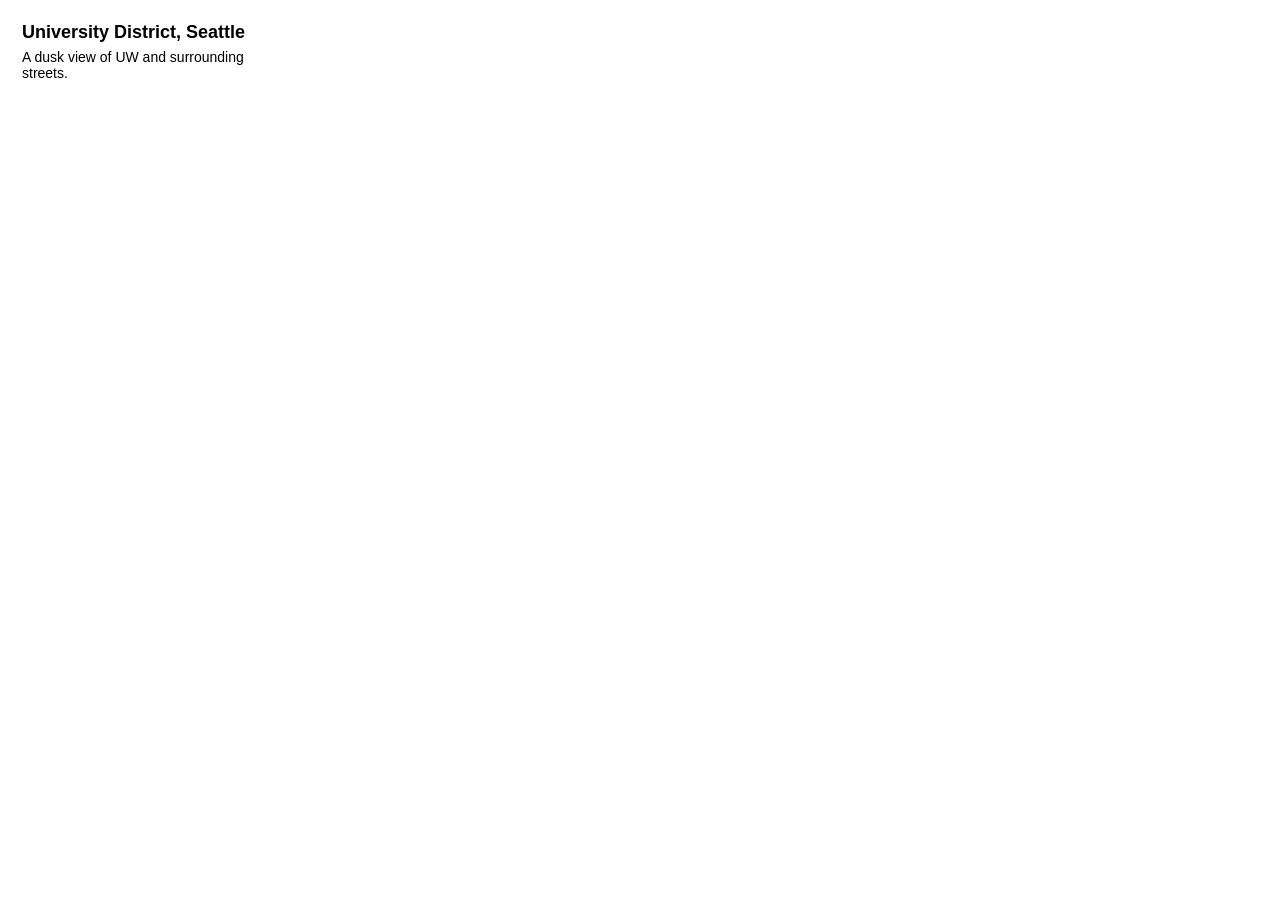
<file: lab1-2/index.html>
<!DOCTYPE html>
<!-- this tells the browser to use html5 -->
<html lang="en">
<head>
    <!-- use utf-8 text and fit the page to the screen size -->
    <meta charset="utf-8">
    <meta name="viewport" content="width=device-width, initial-scale=1">
    <title>University District Map</title>
    <!-- load the mapbox style and code -->
    <link href="https://api.mapbox.com/mapbox-gl-js/v3.6.0/mapbox-gl.css" rel="stylesheet">
    <script src="https://api.mapbox.com/mapbox-gl-js/v3.6.0/mapbox-gl.js"></script>
    <style>
        /* remove the space around the page */
        body { margin: 0; padding: 0; font-family: Arial, sans-serif; }
        /* make the map fill the browser window */
        #map { position: absolute; top: 0; bottom: 0; width: 100%; }
        /* put a title box above the map */
        #title { position: absolute; top: 10px; left: 10px; background: white; padding: 12px; max-width: 230px; }
        h1 { font-size: 18px; margin: 0 0 6px; }
        p { font-size: 14px; margin: 0; }
    </style>
</head>
<body>
    <!-- draw the map inside this div -->
    <div id="map"></div>
    <!-- this box explains the map theme -->
    <div id="title">
        <h1>University District, Seattle</h1>
        <p>A dusk view of UW and surrounding streets.</p>
    </div>
    <script>
        // use the public token to load the map
        mapboxgl.accessToken = 'pk.eyJ1IjoiaGtzNyIsImEiOiJjbXY1c3E5MGUwOXB6Mnpwd2U5ZTRzb2IyIn0.Q1bfkkPvxjEUYW1EtKObRg';

        // create the interactive map
        const mymap = new mapboxgl.Map({
            container: 'map', // connect the map to the html div
            // style: 'mapbox://styles/mapbox/light-v11', // use mapbox standard instead
            // projection: 'globe', // use the default projection instead
            center: [-122.307, 47.657], // center the map on uw
            zoom: 14 // show the campus and nearby streets
        });

        // add the fullscreen button
        mymap.addControl(new mapboxgl.FullscreenControl());
        // add zoom buttons and a compass
        mymap.addControl(new mapboxgl.NavigationControl());

        // wait for the style to load
        mymap.on('style.load', () => {
            // use dusk lighting for an evening theme
            mymap.setConfigProperty('basemap', 'lightPreset', 'dusk');
            // hide business and attraction labels to reduce clutter
            mymap.setConfigProperty('basemap', 'showPointOfInterestLabels', false);

            // extra change 1 hides transit icons and labels
            // this keeps the campus streets easier to see
            mymap.setConfigProperty('basemap', 'showTransitLabels', false);

            // extra change 2 hides city and neighborhood names
            // this keeps attention on the campus and its roads
            mymap.setConfigProperty('basemap', 'showPlaceLabels', false);
        });
    </script>
</body>
</html>
</file>
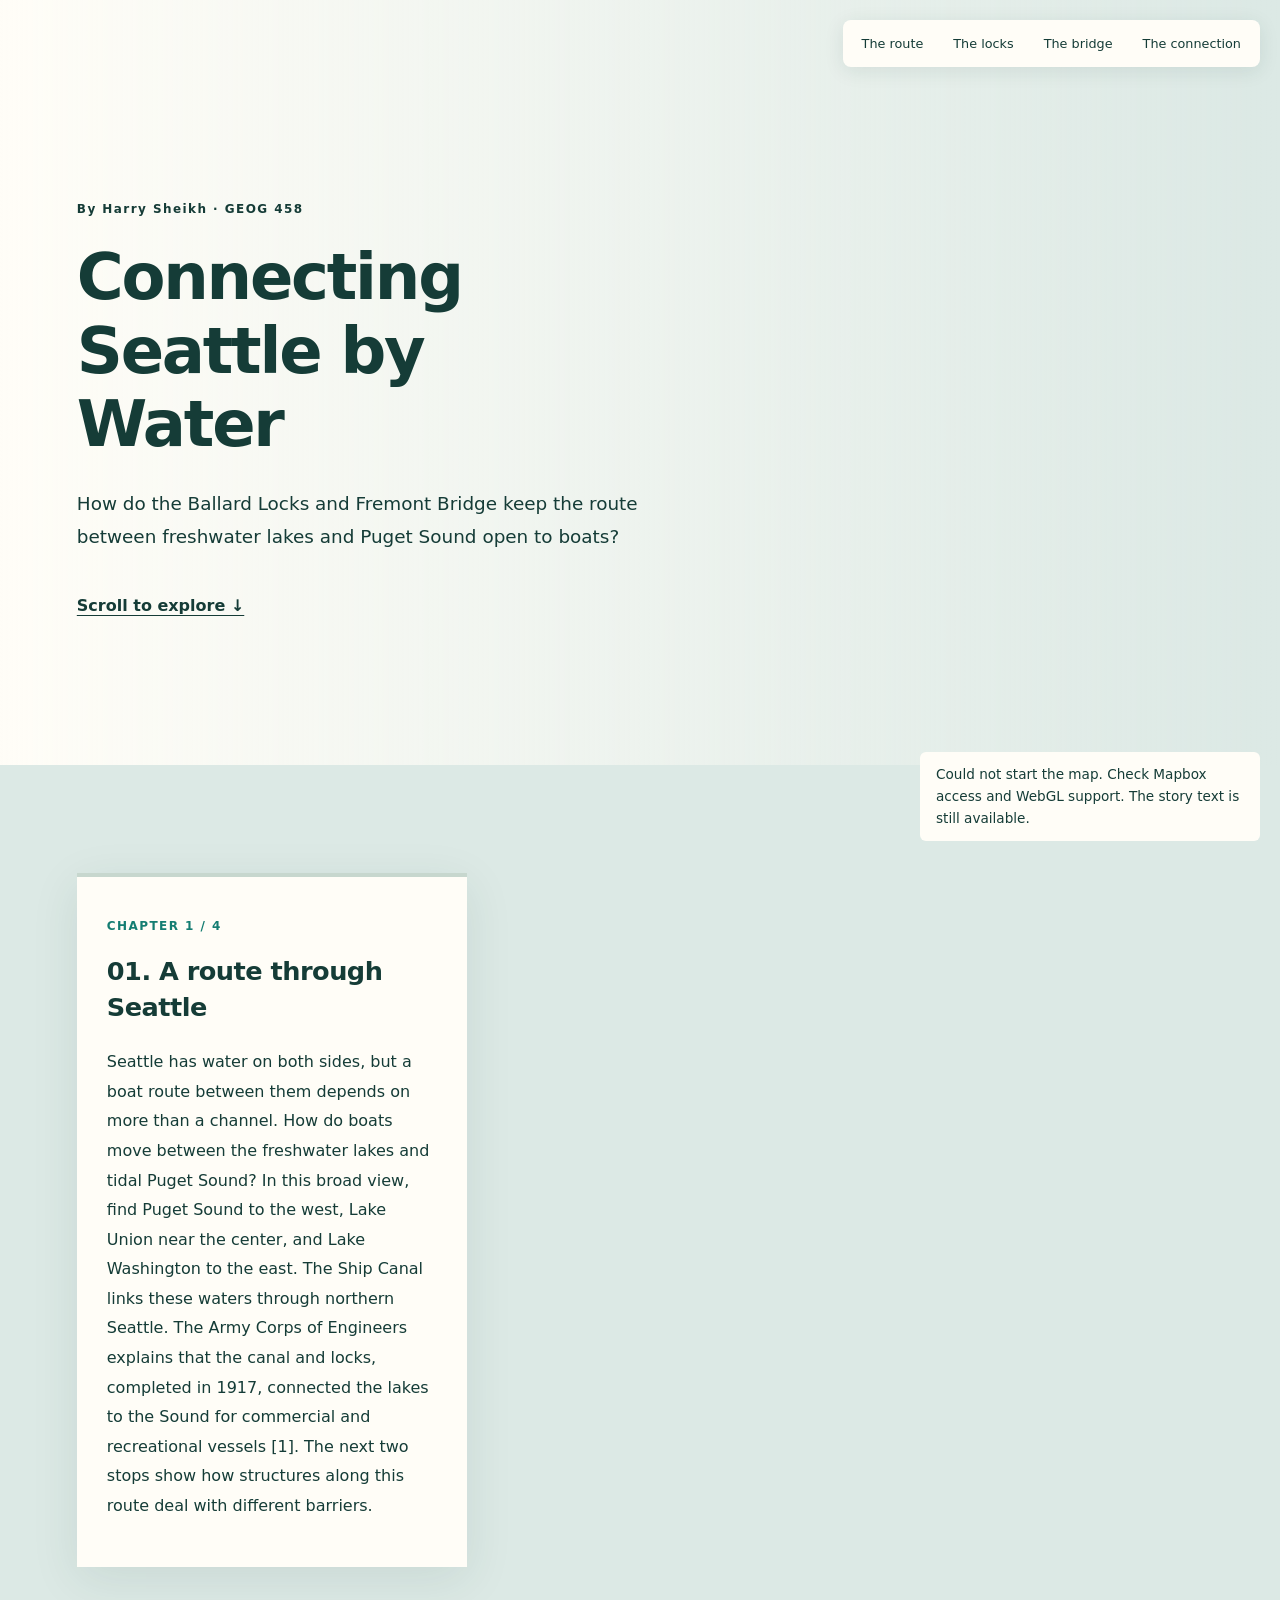
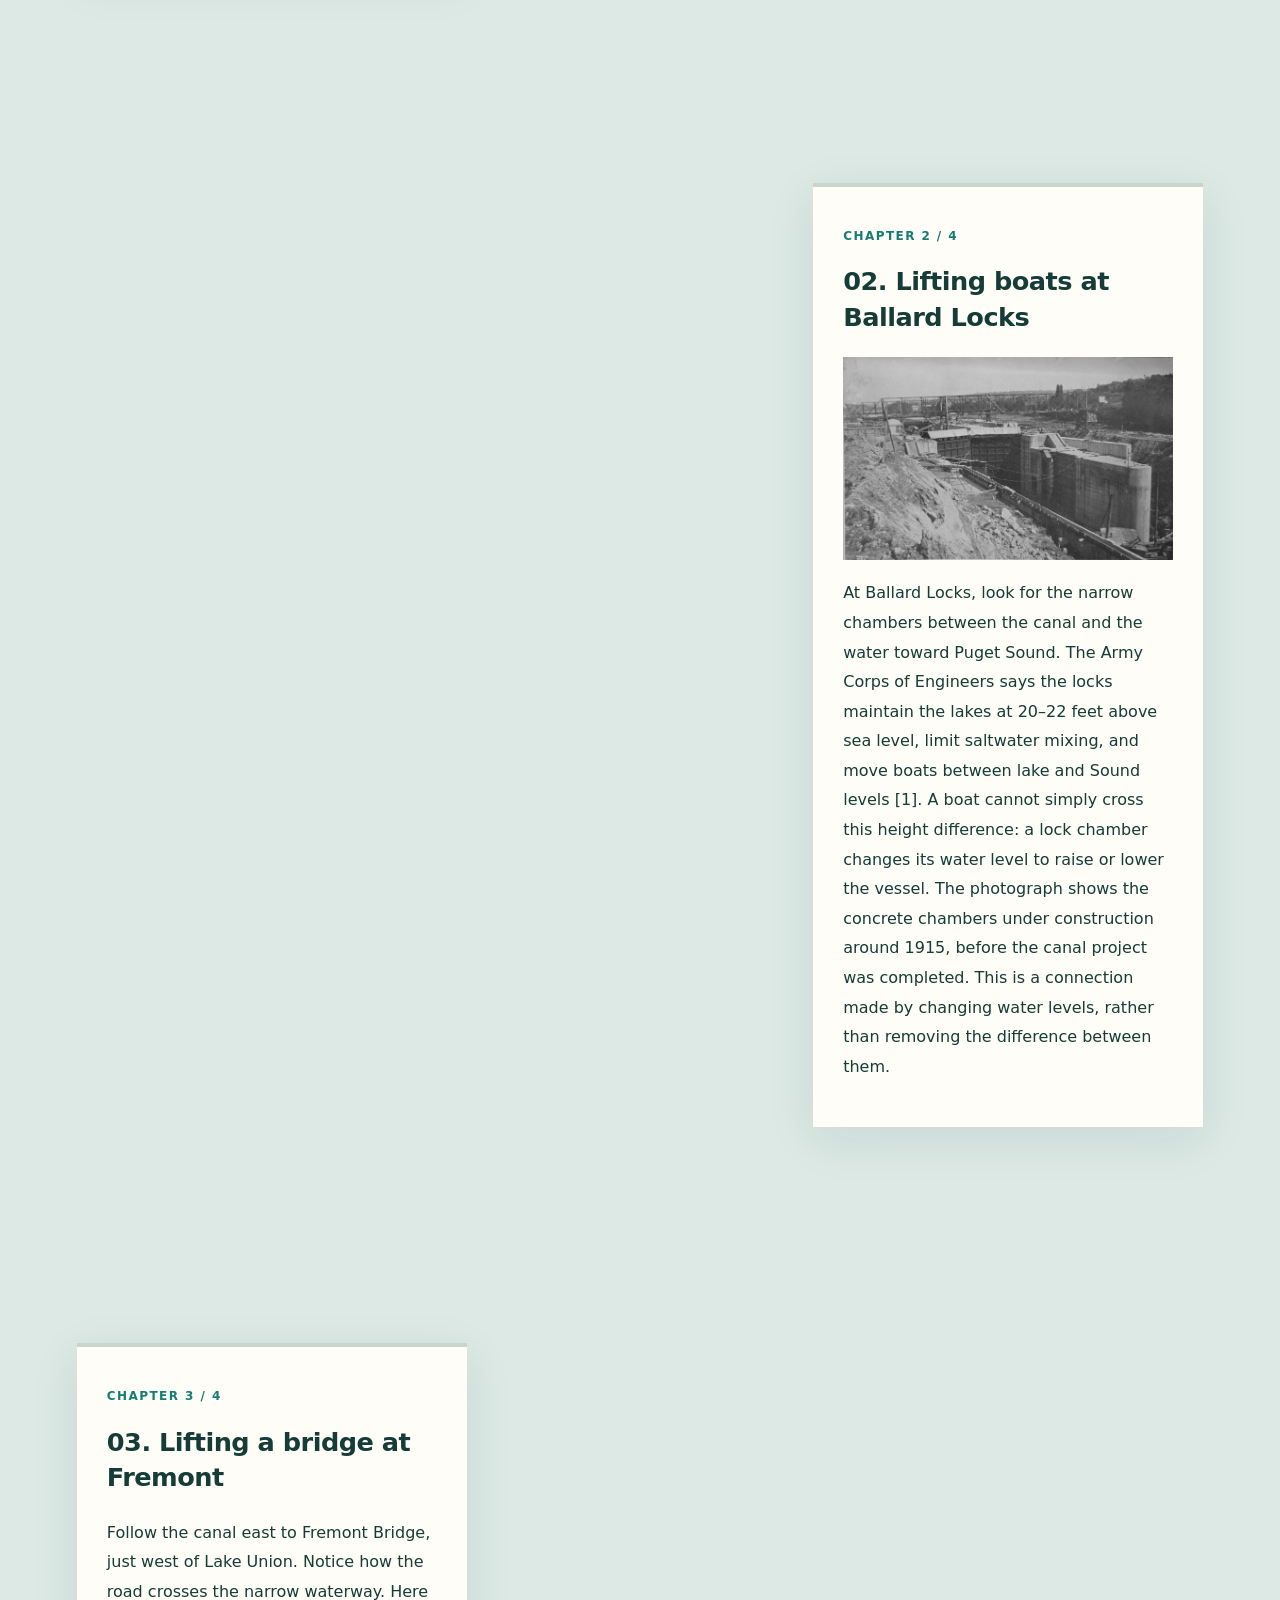
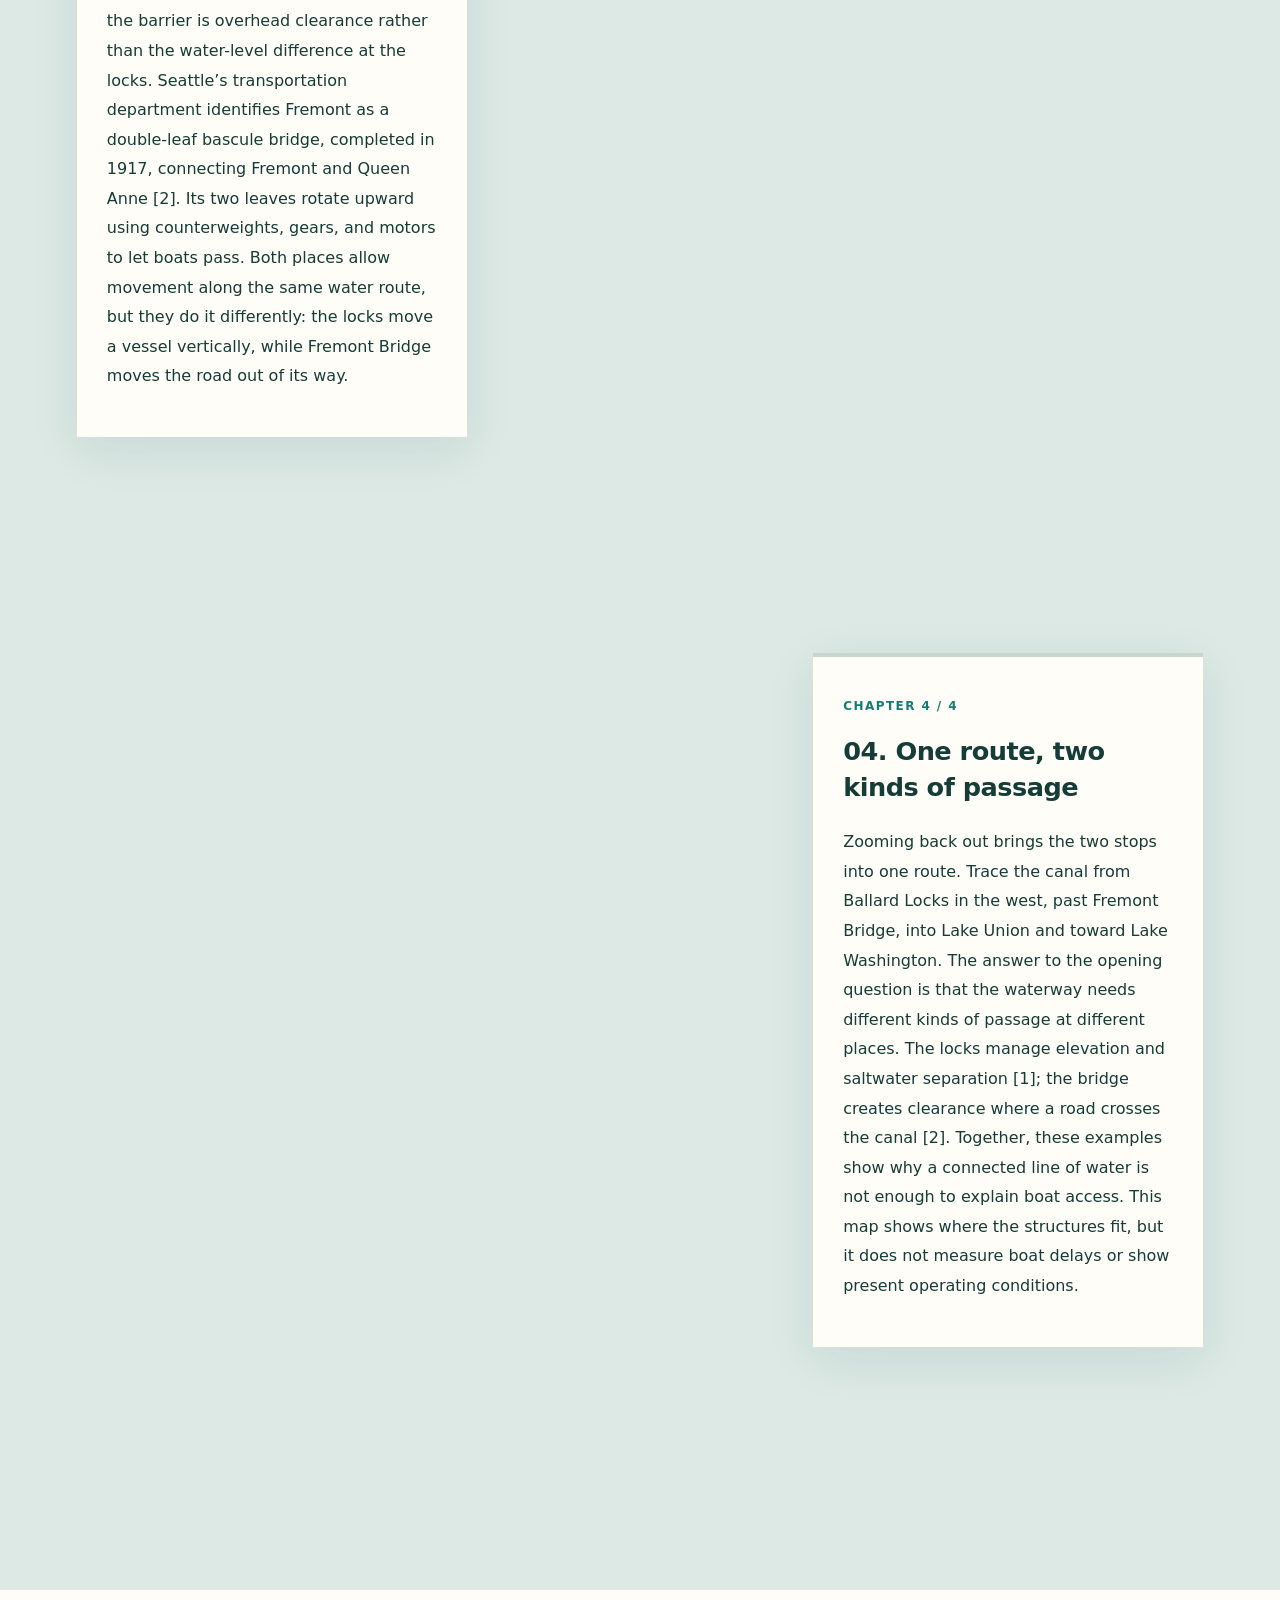
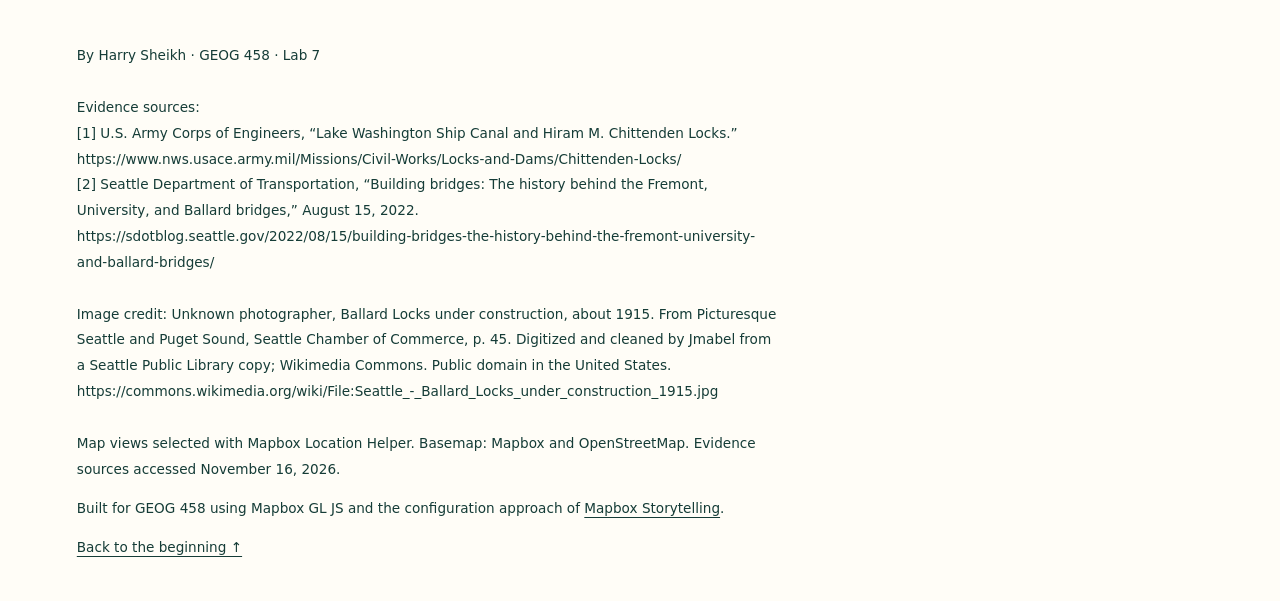
<file: lab7/index.html>
<!DOCTYPE html>
<html lang="en">
<head>
    <meta charset="utf-8">
    <meta name="viewport" content="width=device-width, initial-scale=1">
    <title>Lab 7 | Geographic Story</title>
    <script src="https://api.mapbox.com/mapbox-gl-js/v3.8.0/mapbox-gl.js"></script>
    <link href="https://api.mapbox.com/mapbox-gl-js/v3.8.0/mapbox-gl.css" rel="stylesheet">
    <link href="./style.css" rel="stylesheet">
</head>
<body>
    <div id="map" aria-label="Map for the geographic story"></div>
    <nav id="chapter-nav" aria-label="Story chapters"></nav>
    <p id="map-status" role="status">Loading the map…</p>
    <main id="story">
        <header id="header">
            <div class="intro">
                <p class="eyebrow" id="byline"></p>
                <h1 id="title"></h1>
                <p class="subtitle" id="subtitle"></p>
                <a class="start-link" href="#features">Scroll to explore ↓</a>
            </div>
        </header>
        <div id="features"></div>
        <footer id="footer">
            <p id="credits"></p>
            <p>Built for GEOG 458 using Mapbox GL JS and the configuration approach of
                <a href="https://github.com/mapbox/storytelling">Mapbox Storytelling</a>.</p>
            <a href="#header">Back to the beginning ↑</a>
        </footer>
    </main>
    <noscript>Enable JavaScript in your browser to view this Storymap.</noscript>
    <!-- load the data before the script that uses it. -->
    <script src="./config.js"></script>
    <script>
        const features = document.getElementById('features');
        const navigation = document.getElementById('chapter-nav');
        const status = document.getElementById('map-status');
        let map;
        let marker;

        document.body.dataset.theme = config.theme || 'light';
        document.getElementById('title').textContent = config.title;
        document.getElementById('subtitle').textContent = config.subtitle;
        document.getElementById('byline').textContent = config.byline;
        document.getElementById('credits').textContent = config.footer;
        document.title = config.title + ' | Storymap';
        document.querySelector('.start-link').href = '#' + config.chapters[0].id;

        // step 1: build static story sections from the configuration.
        config.chapters.forEach((chapter, index) => {
            const section = document.createElement('section');
            section.id = chapter.id;
            section.className = 'step';
            section.dataset.index = index;
            section.dataset.alignment = chapter.alignment || 'left';
            section.setAttribute('aria-labelledby', chapter.id + '-title');

            const card = document.createElement('div');
            card.className = 'chapter-card';
            const number = document.createElement('p');
            number.className = 'chapter-number';
            number.textContent = 'CHAPTER ' + (index + 1) + ' / ' + config.chapters.length;
            const heading = document.createElement('h2');
            heading.id = chapter.id + '-title';
            heading.textContent = chapter.title;
            card.append(number, heading);

            if (chapter.image) {
                const image = document.createElement('img');
                image.src = chapter.image;
                image.alt = chapter.imageAlt || '';
                image.loading = 'lazy';
                card.appendChild(image);
            }
            const description = document.createElement('p');
            description.className = 'description';
            description.textContent = chapter.description;
            card.appendChild(description);
            section.appendChild(card);
            features.appendChild(section);

            const link = document.createElement('a');
            link.href = '#' + chapter.id;
            link.textContent = chapter.label || chapter.title;
            navigation.appendChild(link);
        });
        const steps = [...document.querySelectorAll('.step')];
        const links = [...navigation.querySelectorAll('a')];

        // create the map from the first chapter
        try {
            if (!window.mapboxgl) throw new Error('Mapbox script unavailable');
            mapboxgl.accessToken = config.accessToken;
            map = new mapboxgl.Map({
                container: 'map',
                style: config.style,
                ...config.chapters[0].location,
                interactive: false
            });
            if (config.showMarkers) {
                marker = new mapboxgl.Marker({ color: config.markerColor })
                    .setLngLat(config.chapters[0].location.center)
                    .addTo(map);
                map.on('move', () => marker.setLngLat(map.getCenter()));
            }
            map.on('load', () => {
                status.hidden = true;

                // OPTIONAL LAYERS START
                // OPTIONAL LAYERS END

                // STEP 2 START
                let activeIndex = -1;

                // change the opacity of existing layers
                function setLayerOpacity(change) {
                    const layer = map.getLayer(change.layer);
                    if (!layer) {
                        console.warn('Add this layer before using chapter hooks:', change.layer);
                        return;
                    }
                    const properties = {
                        fill: ['fill-opacity'],
                        line: ['line-opacity'],
                        circle: ['circle-opacity', 'circle-stroke-opacity'],
                        symbol: ['icon-opacity', 'text-opacity'],
                        raster: ['raster-opacity'],
                        'fill-extrusion': ['fill-extrusion-opacity'],
                        heatmap: ['heatmap-opacity']
                    };
                    (properties[layer.type] || []).forEach(property => {
                        map.setPaintProperty(change.layer, property + '-transition', {
                            duration: change.duration ?? 300
                        });
                        map.setPaintProperty(change.layer, property, change.opacity);
                    });
                }

                function moveMap(index, immediately = false) {
                    const chapter = config.chapters[index];
                    map.stop(); // start from the current camera position
                    if (immediately || chapter.mapAnimation === 'jumpTo') {
                        map.jumpTo(chapter.location);
                        return;
                    }
                    const options = {
                        ...chapter.location,
                        duration: config.transitionDuration,
                        essential: true, // movement connects the places
                        easing: t => t * t * (3 - 2 * t)
                    };
                    if (chapter.mapAnimation === 'easeTo') map.easeTo(options);
                    else map.flyTo(options);
                }

                function activateChapter(index, immediately = false) {
                    if (index === activeIndex) return;
                    if (activeIndex >= 0) {
                        (config.chapters[activeIndex].onChapterExit || []).forEach(setLayerOpacity);
                    }
                    activeIndex = index;
                    steps.forEach((step, i) => step.classList.toggle('active', i === index));
                    links.forEach((link, i) => {
                        if (i === index) link.setAttribute('aria-current', 'step');
                        else link.removeAttribute('aria-current');
                    });
                    (config.chapters[index].onChapterEnter || []).forEach(setLayerOpacity);
                    moveMap(index, immediately);
                }

                document.body.classList.add('is-interactive');
                activateChapter(0, true); // select the first chapter before watching scrolling
                // STEP 2 END

                // STEP 3 START
                let observer;

                function observeChapters() {
                    if (observer) observer.disconnect();
                    const visible = new Set();
                    const margin = Math.floor(window.innerHeight * 0.45);

                    observer = new IntersectionObserver(entries => {
                        entries.forEach(entry => {
                            if (entry.isIntersecting) visible.add(entry.target);
                            else visible.delete(entry.target);
                        });

                        // choose the section closest to the middle
                        const distance = section => {
                            const rect = section.getBoundingClientRect();
                            return Math.abs((rect.top + rect.bottom) / 2 - window.innerHeight / 2);
                        };
                        const nearest = [...visible].sort((a, b) => distance(a) - distance(b))[0];
                        if (nearest) activateChapter(Number(nearest.dataset.index));
                    }, {
                        root: null,
                        rootMargin: '-' + margin + 'px 0px -' + margin + 'px 0px',
                        threshold: 0
                    });

                    steps.forEach(step => observer.observe(step));
                }

                observeChapters(); // start watching the chapters
                window.addEventListener('resize', observeChapters);
                // STEP 3 END
            });
            map.on('error', () => {
                status.textContent = 'Could not load the map. Check your connection, public Mapbox token, and allowed URLs.';
                status.hidden = false;
            });
        } catch (error) {
            status.textContent = 'Could not start the map. Check Mapbox access and WebGL support. The story text is still available.';
        }
    </script>
</body>
</html>
</file>
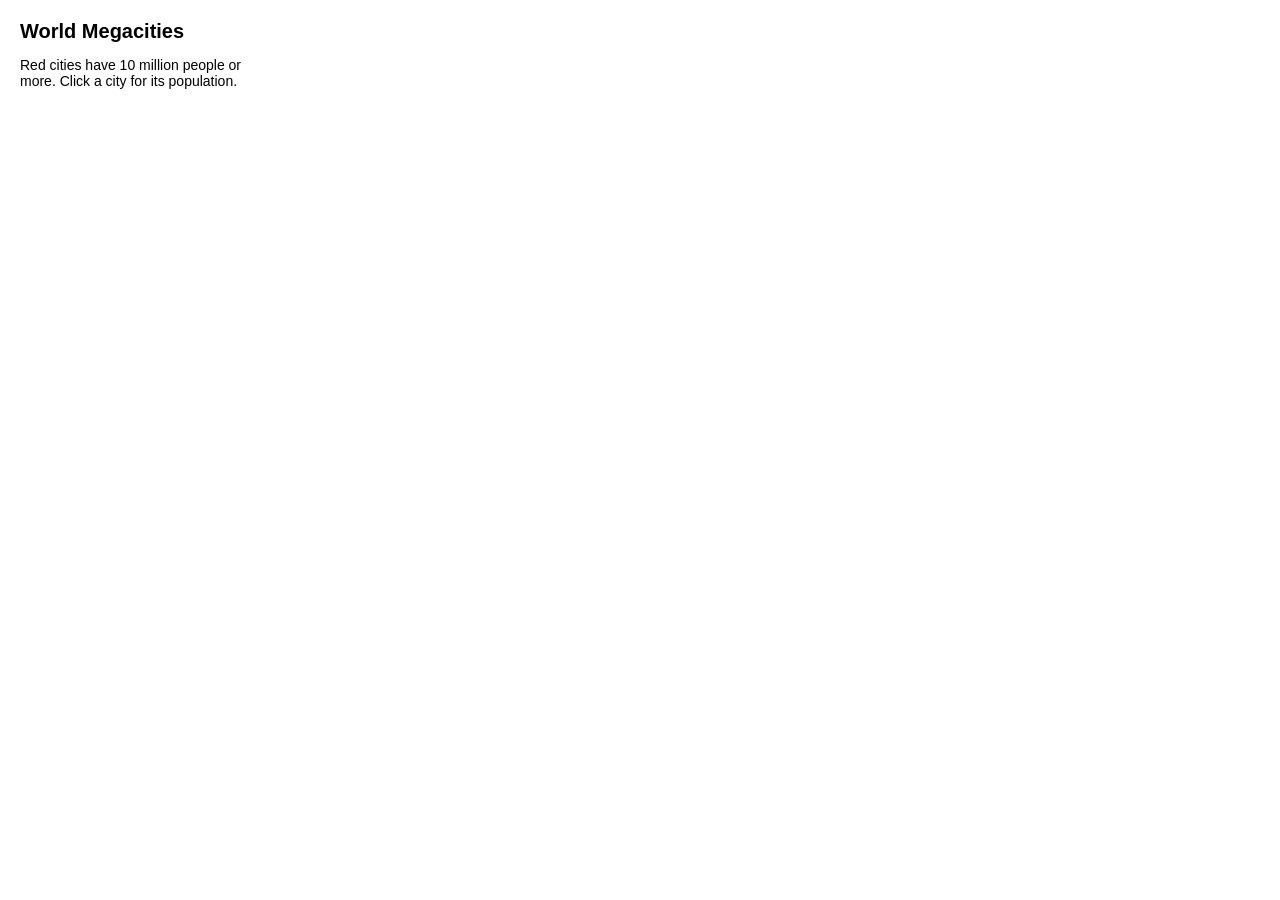
<file: lab2/harrysheikh_lab2-2.html>
<!DOCTYPE html>
<html lang="en">
<head>
    <meta charset="utf-8">
    <meta name="viewport" content="width=device-width, initial-scale=1">
    <title>World Megacities</title>
    <link href="https://api.mapbox.com/mapbox-gl-js/v3.6.0/mapbox-gl.css" rel="stylesheet">
    <script src="https://api.mapbox.com/mapbox-gl-js/v3.6.0/mapbox-gl.js"></script>
    <style>
        body { margin: 0; font-family: Arial, sans-serif; }
        #map { position: absolute; top: 0; bottom: 0; width: 100%; }
        #title { position: absolute; top: 10px; left: 10px; background: white; padding: 10px; max-width: 250px; }
        h1 { font-size: 20px; margin: 0; }
        #title p { font-size: 14px; }
        #legend {
            position: absolute;
            bottom: 0;
            right: 0;
            width: 180px;
            background: white;
            margin-right: 20px;
            margin-bottom: 40px;
            padding: 10px 20px 10px 10px;
            border-radius: 3px;
            text-align: center;
        }
        .break { position: relative; margin: 0; padding: 0; }
        .dot { display: inline-block; margin-top: 5px; border-radius: 50%; opacity: 1; }
        .dot-label { position: absolute; top: 0; right: 0; font-style: italic; }
        #legend a { color: black; }
    </style>
</head>
<body>
    <div id="map"></div>
    <div id="title">
        <h1>World Megacities</h1>
        <p>Red cities have 10 million people or more. Click a city for its population.</p>
    </div>
    <div id="legend"></div>
    <script>
        mapboxgl.accessToken = 'pk.eyJ1IjoiaGtzNyIsImEiOiJjbXY1c3E5MGUwOXB6Mnpwd2U5ZTRzb2IyIn0.Q1bfkkPvxjEUYW1EtKObRg';

        const mymap = new mapboxgl.Map({
            container: 'map',
            style: 'mapbox://styles/mapbox/light-v11',
            center: [10, 20],
            zoom: 1.5
        });

        mymap.on('load', () => {
            mymap.addSource('population', {
                type: 'geojson',
                data: 'data/world-cities.geojson'
            });

            // use square root so circle area follows population
            // red for megacities (10 million or more), blue for smaller cities
            mymap.addLayer({
                id: 'cities-layer',
                type: 'circle',
                source: 'population',
                paint: {
                    'circle-radius': [
                        '*', 5,
                        ['sqrt', ['/', ['get', 'population'], 1000000]]
                    ],
                    'circle-color': [
                        'step', ['get', 'population'],
                        '#3182bd',
                        10000000, '#de2d26'
                    ],
                    'circle-stroke-width': 1,
                    'circle-stroke-color': 'white'
                }
            });

            mymap.on('click', 'cities-layer', (event) => {
                const city = event.features[0];
                const coordinates = city.geometry.coordinates.slice(0, 2);

                new mapboxgl.Popup()
                    .setLngLat(coordinates)
                    .setHTML('<strong>' + city.properties.accentcity + '</strong><br>Population: ' +
                        city.properties.population)
                    .addTo(mymap);
            });
        });

        // population legend
        const legend = document.getElementById('legend');
        const grades = [1000000, 5000000, 10000000];
        const colors = ['#3182bd', '#3182bd', '#de2d26'];
        const labels = ['<strong>Population (millions)</strong>'];

        for (let i = 0; i < grades.length; i++) {
            const value = grades[i] / 1000000;
            const radius = 5 * Math.sqrt(grades[i] / 1000000);
            const diameter = radius * 2;

            labels.push(
                '<p class="break"><i class="dot" style="background:' + colors[i] +
                '; width:' + diameter + 'px; height:' + diameter +
                'px;"></i> <span class="dot-label" style="top:' +
                diameter / 2 + 'px;">' + value + '</span></p>'
            );
        }

        const source = '<p style="font-size:10pt;">Blue: under 10 million<br>Red: 10 million or more</p>' +
            '<p style="font-size:10pt;">Source: <a href="data/world-cities.geojson">Course city data</a></p>';

        legend.innerHTML = labels.join('') + source;
    </script>
</body>
</html>
</file>
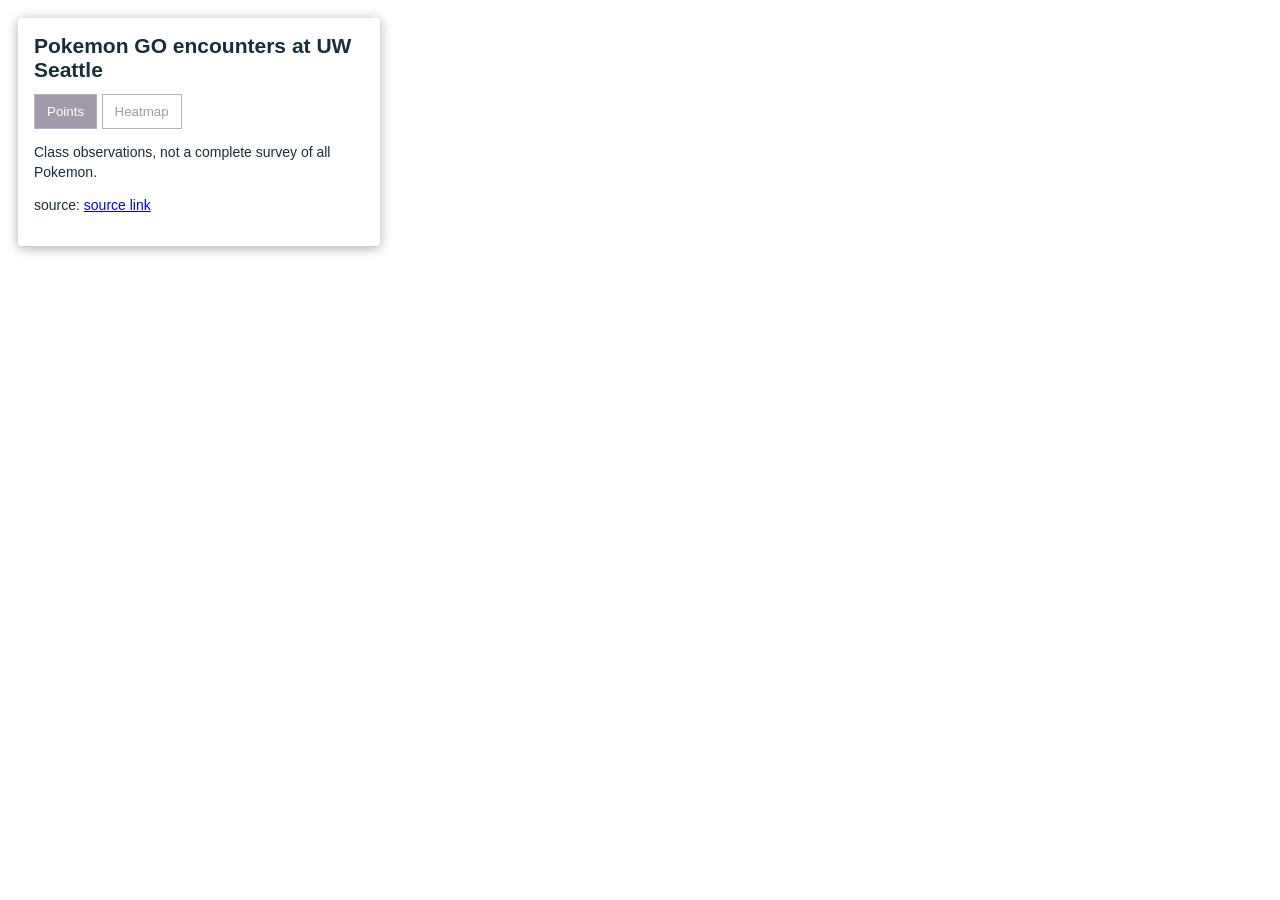
<file: lab4/lab4-2.html>
<!DOCTYPE html>
<html lang="en">
<head>
  <meta charset="utf-8">
  <meta name="viewport" content="width=device-width, initial-scale=1">
  <title>Lab 4 — Pokemon GO at UW Seattle</title>
  <link href="https://api.mapbox.com/mapbox-gl-js/v3.7.0/mapbox-gl.css" rel="stylesheet">
  <script src="https://api.mapbox.com/mapbox-gl-js/v3.7.0/mapbox-gl.js"></script>
  <!-- load jquery first -->
  <script src="https://cdnjs.cloudflare.com/ajax/libs/jquery/3.5.0/jquery.min.js"></script>
  <script src="https://npmcdn.com/csv2geojson@latest/csv2geojson.js"></script>
  <style>
    body { margin: 0; padding: 0; font-family: Arial, sans-serif; }
    #map { position: absolute; top: 0; bottom: 0; width: 100%; }
    .panel { position: absolute; top: 18px; left: 18px; max-width: 330px;
      max-height: calc(100% - 100px); overflow: auto; margin-right: 60px;
      padding: 16px; background: #fff; color: #182e3a;
      border-radius: 4px; box-shadow: 0 2px 12px #0005; }
    h1 { font-size: 21px; margin: 0 0 12px; }
    p, #status, #mode-label { font-size: 14px; line-height: 1.4; }
    #status, #mode-label { margin-top: 12px; }
    #mode-label { white-space: pre-line; }
    button { padding: 9px 12px; border: 1px solid #665079;
      background: white; color: #312144; cursor: pointer; }
    button[aria-pressed="true"] { background: #312144; color: white; }
    button:disabled { opacity: .45; cursor: wait; }
    .popup-image { display: block; width: 400px;
      max-width: calc(100vw - 60px); height: auto; max-height: 65vh;
      object-fit: contain; margin-top: 8px; }
  </style>
</head>
<body>
  <div id="map" aria-label="Map of Pokemon encounters"></div>
  <aside class="panel">
    <h1>Pokemon GO encounters at UW Seattle</h1>
    <div role="group" aria-label="Map view">
      <button type="button" data-view="points" aria-pressed="true" disabled>Points</button>
      <button type="button" data-view="heatmap" aria-pressed="false" disabled>Heatmap</button>
    </div>
    <div id="mode-label"></div>
    <div id="status"></div>
    <p>Class observations, not a complete survey of all Pokemon.</p>
    <p>source: <a href="https://docs.google.com/spreadsheets/d/1iA58f8x6a9PXL3qXEC0DXRk5bylapvzA-TWZzPaehi0/edit?usp=sharing" target="_blank" rel="noopener">source link</a></p>
  </aside>
  <script>
    mapboxgl.accessToken = 'pk.eyJ1IjoiaGtzNyIsImEiOiJjbXY1c3E5MGUwOXB6Mnpwd2U5ZTRzb2IyIn0.Q1bfkkPvxjEUYW1EtKObRg';
    const map = new mapboxgl.Map({
      container: 'map',
      style: 'mapbox://styles/mapbox/light-v11',
      projection: 'globe',
      center: [-122.3078, 47.6553],
      zoom: 14,
      minZoom: 10,
      maxZoom: 19
    });

    // wait for the map
    const mapReady = new Promise(function (resolve) {
      map.once('load', resolve);
    });
    map.addControl(new mapboxgl.FullscreenControl());
    map.addControl(new mapboxgl.NavigationControl());
    document.getElementById('mode-label').textContent =
    'Points: one dot = one encounter.\nClick for the Pokemon name and photo.';
    document.getElementById('status').setAttribute('role', 'status');
    document.getElementById('status').textContent =
    'Loading class data…';

    $(document).ready(function () {
      document.getElementById('status').textContent = 'Loading class data…';
      $.ajax({
        type: 'GET',
        url: 'https://docs.google.com/spreadsheets/d/1iA58f8x6a9PXL3qXEC0DXRk5bylapvzA-TWZzPaehi0/gviz/tq?tqx=out:csv&sheet=Sheet1',
        dataType: 'text',
        success: function (csvData) { makeGeoJSON(csvData); },
        error: function () {
          document.getElementById('status').textContent =
          'Could not read the class sheet. Check its URL and read access.';
        }
      });
    });

    function makeGeoJSON(csvData) {
      csv2geojson.csv2geojson(csvData, {
        latfield: 'Latitude',
        lonfield: 'Longitude',
        delimiter: ','
      }, function (err, data) {
        // skip missing coordinates
        if (err) console.warn(err);
        if (!data || data.features.length === 0) {
          document.getElementById('status').textContent =
          'Check the Latitude and Longitude columns for invalid or blank values.';
          return;
        }
        // wait for csv conversion and the map style
        mapReady.then(function () {
          addPokemonLayers(data);
        });
      });
    }

    function addPokemonLayers(data) {
      map.addSource('pokemon', { type: 'geojson', data: data });
      map.addLayer({
        id: 'pokemon-heat',
        type: 'heatmap',
        source: 'pokemon',
        layout: { visibility: 'none' },
        paint: {
          // the default weight is 1
          'heatmap-intensity': 1.8,
          'heatmap-radius': 25,
          'heatmap-color': [
            'interpolate', ['linear'], ['heatmap-density'],
            0, 'rgba(255,255,178,0)',
            0.2, 'rgb(254,204,92)',
            0.4, 'rgb(253,141,60)',
            0.6, 'rgb(240,59,32)',
            0.8, 'rgb(189,0,38)'
          ],
          'heatmap-opacity': 0.85
        }
      });
      map.addLayer({
        id: 'pokemon-points',
        type: 'circle',
        source: 'pokemon',
        paint: {
          'circle-radius': 5,
          'circle-color': 'purple',
          'circle-stroke-color': 'white',
          'circle-stroke-width': 1
        }
      });
      map.on('click', 'pokemon-points', function (event) {
        const feature = event.features[0];

        new mapboxgl.Popup({ maxWidth: '440px' })
        .setLngLat(feature.geometry.coordinates)
        .setHTML(`
        <strong>${feature.properties['Pokemon']}</strong>
        <a href="${feature.properties['Image_Link']}" target="_blank" rel="noopener">
        <img src="${feature.properties['Image_Link']}"
        class="popup-image" alt="Pokemon encounter">
        </a>
        `)
        .addTo(map);
      });
      document.querySelectorAll('[data-view]').forEach(function (button) {
        button.disabled = false;
        button.addEventListener('click', function () {
          const showPoints = button.dataset.view === 'points';
          map.setLayoutProperty('pokemon-points', 'visibility', showPoints ? 'visible' : 'none');
          map.setLayoutProperty('pokemon-heat', 'visibility', showPoints ? 'none' : 'visible');
          document.querySelectorAll('[data-view]').forEach(function (b) {
            b.setAttribute('aria-pressed', String(b === button));
          });
          document.getElementById('mode-label').textContent = showPoints
          ? 'Points: one dot = one encounter.\nClick for the Pokemon name and photo.'
          : 'Heatmap: relative encounter density. Equal weight per encounter.';
        });
      });

      document.getElementById('status').textContent =
      data.features.length + ' encounters loaded.';
    }
  </script>
</body>
</html>
</file>
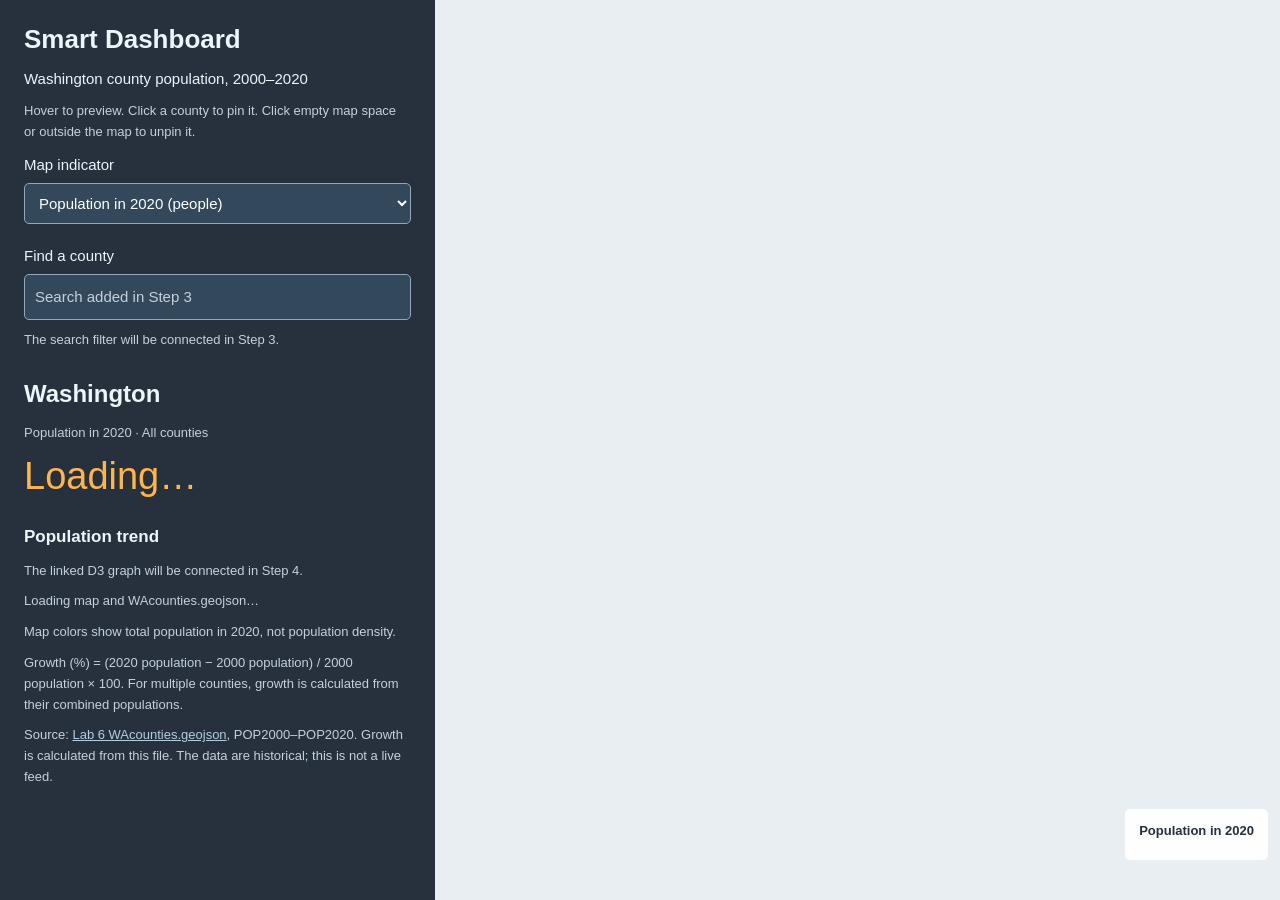
<file: lab6/HarrySheikh_Lab6.html>
<!doctype html>
<html lang="en">
<head>
  <meta charset="utf-8">
  <meta name="viewport" content="width=device-width, initial-scale=1">
  <title>Lab 6 | Smart Dashboard</title>
  <link href="https://api.mapbox.com/mapbox-gl-js/v3.7.0/mapbox-gl.css" rel="stylesheet">
  <script src="https://api.mapbox.com/mapbox-gl-js/v3.7.0/mapbox-gl.js"></script>
  <script src="https://d3js.org/d3.v7.min.js"></script>
  <style>
    * { box-sizing: border-box; }
    body { margin: 0; display: grid; grid-template-columns: minmax(320px, 34%) 1fr;
      font: 15px/1.6 Arial, sans-serif; background: #e9eef2; color: #edf4fa; }
    #sidebar { grid-column: 1; grid-row: 1; min-width: 0; height: 100vh; overflow-y: auto; padding: 24px; background: #26313d; }
    h1 { margin: 0 0 12px; font-size: 26px; line-height: 1.2; }
    h2 { margin: 24px 0 8px; font-size: 24px; }
    p { margin: 10px 0; }
    .muted, #status, #search-status, #chart-note { color: #c5d0dc; font-size: 13px; }
    #county-count { color: #ffb547; font-size: 38px; line-height: 1.2; }
    #county-filter { position: relative; margin-top: 20px; }
    label { display: block; margin-bottom: 6px; }
    input, select { width: 100%; padding: 10px; font: inherit; border: 1px solid #91a7ba;
      border-radius: 5px; background: #33485b; color: white; }
    input::placeholder { color: #c5d0dc; }
    #county-options { position: absolute; top: 76px; left: 0; right: 0; z-index: 5;
      max-height: 220px; overflow-y: auto; padding: 5px; background: #33485b;
      border: 1px solid #91a7ba; border-radius: 5px; box-shadow: 0 8px 20px #0004; }
    #county-options button { display: block; width: 100%; padding: 8px; border: 0;
      color: white; background: transparent; text-align: left; font: inherit; cursor: pointer; }
    #county-options button:hover, #county-options button:focus-visible { background: #526d84; }
    :focus-visible { outline: 2px solid #ffb547; outline-offset: 2px; }
    #county-chart svg { width: 100%; height: auto; display: block; }
    #county-chart text { fill: #dce4ed; font-size: 11px; }
    #county-chart .domain, #county-chart .tick line { stroke: #8595a5; }
    .mapboxgl-popup { color: #26313d; }
    .muted a { color: #b3cde3; }
    #map-panel { grid-column: 2; grid-row: 1; position: relative; min-width: 0; height: 100vh; color: #26313d; }
    #map { position: absolute; inset: 0; }
    #legend { position: absolute; right: 12px; bottom: 40px; padding: 12px 14px;
      border-radius: 5px; background: #fffffff2; font-size: 12px; }
    #legend h2 { margin: 0 0 6px; font-size: 13px; }
    .legend-row { display: flex; align-items: center; gap: 8px; }
    .swatch { display: inline-block; width: 14px; height: 14px; border: 1px solid #0002; }
    @media (max-width: 720px) {
      body { display: block; } #sidebar { height: auto; } #map-panel { height: 65vh; min-height: 400px; }
    }
  </style>
</head>
<body>
  <aside id="sidebar">
    <h1>Smart Dashboard</h1>
    <p>Washington county population, 2000–2020</p>
    <p class="muted">Hover to preview. Click a county to pin it. Click empty map space or outside the map to unpin it.</p>
    <label for="indicator">Map indicator</label>
    <select id="indicator">
      <option value="population">Population in 2020 (people)</option>
      <option value="growth">Population growth, 2000–2020 (%)</option>
    </select>
    <div id="county-filter">
      <label for="county-search">Find a county</label>
      <input id="county-search" type="search" placeholder="Search added in Step 3" autocomplete="off"
        aria-controls="county-options" aria-expanded="false" aria-describedby="search-status" disabled>
      <div id="county-options" role="group" aria-label="County search results" hidden></div>
      <p id="search-status" role="status">The search filter will be connected in Step 3.</p>
    </div>
    <div aria-live="polite">
      <h2 id="placename">Washington</h2>
      <p class="muted">Population in 2020 · <span id="selection-mode">All counties</span></p>
      <p id="county-count">Loading…</p>
    </div>
    <p id="growth-summary" class="muted"></p>
    <h2 style="font-size:17px">Population trend</h2>
    <div id="county-chart"></div>
    <p id="chart-note">The linked D3 graph will be connected in Step 4.</p>
    <p id="status" role="status">Loading map and WAcounties.geojson…</p>
    <p id="map-note" class="muted">Map colors show total population in 2020, not population density.</p>
    <p class="muted">Growth (%) = (2020 population − 2000 population) / 2000 population × 100. For multiple counties, growth is calculated from their combined populations.</p>
    <p class="muted">Source: <a href="https://canvas.uw.edu/courses/1918791/files/152783058?wrap=1">Lab 6 WAcounties.geojson</a>, POP2000–POP2020. Growth is calculated from this file. The data are historical; this is not a live feed.</p>
  </aside>
  <main id="map-panel" aria-label="Washington county population map">
    <div id="map"></div>
    <div id="legend"><h2>Population in 2020</h2></div>
  </main>
  <script>
    mapboxgl.accessToken = 'pk.eyJ1IjoiaGtzNyIsImEiOiJjbXY1c3E5MGUwOXB6Mnpwd2U5ZTRzb2IyIn0.Q1bfkkPvxjEUYW1EtKObRg';
    const map = new mapboxgl.Map({
      container: 'map', style: 'mapbox://styles/mapbox/light-v11',
      bounds: [[-124.85, 45.5], [-116.85, 49.05]], fitBoundsOptions: {padding: 30}
    });
    map.addControl(new mapboxgl.NavigationControl(), 'top-right');
    map.on('error', function(event) {
      document.getElementById('status').textContent = 'Map error: check the token and connection.';
      console.error(event.error);
    });

    map.on('load', async function() {
      try {
        // load the county data and draw the population map
        const data = await d3.json('./WAcounties.geojson');
        const counties = data.features;
        // calculate growth from the supplied population fields
        counties.forEach(function(feature) {
          feature.properties.GROWTH = (feature.properties.POP2020 - feature.properties.POP2000)
            / feature.properties.POP2000 * 100;
        });
        const classes = [
          {min: 0, color: '#edf8fb', label: 'Under 25,000'},
          {min: 25000, color: '#b3cde3', label: '25,000–99,999'},
          {min: 100000, color: '#8c96c6', label: '100,000–499,999'},
          {min: 500000, color: '#8856a7', label: '500,000–999,999'},
          {min: 1000000, color: '#810f7c', label: '1,000,000 or more'}
        ];
        const fillColor = ['step', ['get', 'POP2020'], classes[0].color];
        classes.slice(1).forEach(group => fillColor.push(group.min, group.color));
        map.addSource('population', {type: 'geojson', data: data});
        map.addLayer({id: 'county-fill', type: 'fill', source: 'population',
          paint: {'fill-color': fillColor, 'fill-opacity': 0.85}});
        map.addLayer({id: 'county-border', type: 'line', source: 'population',
          paint: {'line-color': '#4c5265', 'line-width': 0.8}});
        map.addLayer({id: 'county-focus', type: 'line', source: 'population',
          filter: ['==', ['get', 'OBJECTID'], -1],
          paint: {'line-color': '#ffb547', 'line-width': 3}});
        const rows = d3.select('#legend').selectAll('.legend-row')
          .data(classes).join('div').attr('class', 'legend-row');
        rows.append('span').attr('class', 'swatch').style('background-color', d => d.color);
        rows.append('span').text(d => d.label);

        // use the same class breaks for the colors and legend
        const growthClasses = [
          {min: -100, color: '#d73027', label: 'Below 0%'},
          {min: 0, color: '#ffffcc', label: '0% to under 10%'},
          {min: 10, color: '#c2e699', label: '10% to under 25%'},
          {min: 25, color: '#78c679', label: '25% to under 50%'},
          {min: 50, color: '#238443', label: '50% or more'}
        ];
        document.getElementById('indicator').addEventListener('change', function(event) {
          const growth = event.target.value === 'growth';
          const groups = growth ? growthClasses : classes;
          const colors = ['step', ['get', growth ? 'GROWTH' : 'POP2020'], groups[0].color];
          groups.slice(1).forEach(group => colors.push(group.min, group.color));
          map.setPaintProperty('county-fill', 'fill-color', colors);
          document.querySelector('#legend h2').textContent = growth
            ? 'Population growth, 2000–2020 (%)' : 'Population in 2020';
          const legendRows = d3.select('#legend').selectAll('.legend-row').data(groups);
          legendRows.select('.swatch').style('background-color', d => d.color);
          legendRows.select('span:last-child').text(d => d.label);
          document.getElementById('map-note').textContent = growth
            ? 'Map colors show percent population growth from 2000 to 2020. The graph still shows annual population in people.'
            : 'Map colors show total population in 2020, not population density.';
        });

        // keep track of the search, preview, and pin
        let matchingCounties = counties;
        let hoveredCounty = null;
        let selectedCounty = null;
        // connect the map and chart below
        let highlightCounties = function(features) {};
        let updateLinkedChart = function(features) {};

        function areaLabel(features) {
          if (!features.length) return 'No matching counties';
          if (features.length === counties.length) return 'Washington';
          if (features.length === 1) return features[0].properties.NAMELSAD10;
          return 'Matching counties (' + features.length + ')';
        }

        // one input array is sent to the text, map effect, and linked chart.
        function updateDashboard() {
          const features = selectedCounty ? [selectedCounty]
            : hoveredCounty ? [hoveredCounty] : matchingCounties;
          document.getElementById('placename').textContent = areaLabel(features);
          document.getElementById('county-count').textContent = features.length
            ? d3.format(',')(d3.sum(features, feature => +feature.properties.POP2020)) : '—';
          document.getElementById('selection-mode').textContent = selectedCounty ? 'Pinned county'
            : hoveredCounty ? 'Hover preview' : features.length === counties.length ? 'All counties' : 'Search results';
          const startPopulation = d3.sum(features, feature => +feature.properties.POP2000);
          const endPopulation = d3.sum(features, feature => +feature.properties.POP2020);
          document.getElementById('growth-summary').textContent = features.length
            ? 'Population growth, 2000–2020: ' + d3.format('.1f')((endPopulation - startPopulation) / startPopulation * 100) + '%'
            : 'No growth value for this search.';
          highlightCounties(features);
          updateLinkedChart(features);
        }

        // BEGIN STEP 2: HOVER + CLICK
        // give the current input counties full emphasis; retain the rest as context.
        highlightCounties = function(features) {
          const ids = features.map(feature => feature.properties.OBJECTID);
          const inFocus = ['in', ['get', 'OBJECTID'], ['literal', ids]];
          map.setPaintProperty('county-fill', 'fill-opacity', ['case', inFocus, 0.85, 0.12]);
          map.setPaintProperty('county-border', 'line-opacity', ['case', inFocus, 1, 0.16]);
          map.setFilter('county-focus', features.length === counties.length
            ? ['==', ['get', 'OBJECTID'], -1] : inFocus);
        };

        // reuse one popup so hovering does not create duplicates
        const popup = new mapboxgl.Popup({closeButton: false, closeOnClick: false});
        map.on('mousemove', 'county-fill', function(event) {
          const id = event.features[0].properties.OBJECTID;
          const feature = matchingCounties.find(county => county.properties.OBJECTID === id) || null;
          map.getCanvas().style.cursor = feature ? 'pointer' : '';
          if (feature) {
            const p = feature.properties;
            popup.setLngLat(event.lngLat).setHTML('<strong>' + p.NAMELSAD10 + '</strong><br>'
              + 'Population in 2000: ' + d3.format(',')(p.POP2000) + ' people<br>'
              + 'Population in 2020: ' + d3.format(',')(p.POP2020) + ' people<br>'
              + 'Growth, 2000–2020: ' + d3.format('.1f')(p.GROWTH) + '%').addTo(map);
          } else {
            popup.remove();
          }
          if (selectedCounty || hoveredCounty === feature) return;
          hoveredCounty = feature;
          updateDashboard();
        });

        map.on('mouseleave', 'county-fill', function() {
          popup.remove();
          map.getCanvas().style.cursor = '';
          if (selectedCounty || !hoveredCounty) return;
          hoveredCounty = null;
          updateDashboard();
        });

        map.on('click', function(event) {
          popup.remove();
          const hit = map.queryRenderedFeatures(event.point, {layers: ['county-fill']})[0];
          selectedCounty = hit
            ? matchingCounties.find(county => county.properties.OBJECTID === hit.properties.OBJECTID) || null
            : null;
          hoveredCounty = null;
          document.getElementById('county-options').hidden = true;
          document.getElementById('county-search').setAttribute('aria-expanded', 'false');
          updateDashboard();
        });

        document.addEventListener('click', function(event) {
          // search controls are another way to select; their clicks must not clear a pin.
          if (document.getElementById('county-filter').contains(event.target) || event.target.id === 'indicator') return;
          document.getElementById('county-options').hidden = true;
          document.getElementById('county-search').setAttribute('aria-expanded', 'false');
          if (document.getElementById('map-panel').contains(event.target)) return;
          selectedCounty = null;
          hoveredCounty = null;
          updateDashboard();
        });
        // END STEP 2

        // BEGIN STEP 3: SEARCH FILTER
        const search = document.getElementById('county-search');
        const options = document.getElementById('county-options');
        const searchStatus = document.getElementById('search-status');
        const sortedCounties = counties.slice().sort((a, b) =>
          a.properties.NAMELSAD10.localeCompare(b.properties.NAMELSAD10));

        function renderOptions() {
          options.replaceChildren();
          sortedCounties.filter(feature => matchingCounties.includes(feature)).forEach(function(feature) {
            const button = document.createElement('button');
            button.type = 'button';
            button.textContent = feature.properties.NAMELSAD10;
            function preview() {
              if (selectedCounty || hoveredCounty === feature) return;
              hoveredCounty = feature;
              updateDashboard();
            }
            function endPreview() {
              if (selectedCounty || !hoveredCounty) return;
              hoveredCounty = null;
              updateDashboard();
            }
            button.addEventListener('mouseenter', preview);
            button.addEventListener('focus', preview);
            button.addEventListener('mouseleave', endPreview);
            button.addEventListener('blur', endPreview);
            button.addEventListener('click', function() {
              selectedCounty = feature;
              hoveredCounty = null;
              options.hidden = true;
              search.setAttribute('aria-expanded', 'false');
              updateDashboard();
            });
            options.append(button);
          });
          searchStatus.textContent = matchingCounties.length
            ? matchingCounties.length + ' of ' + counties.length + ' counties match. Clear the search to restore all.'
            : 'No counties match. Try another name.';
          if (!matchingCounties.length) options.textContent = 'No counties found';
        }

        function openOptions() {
          renderOptions();
          options.hidden = false;
          search.setAttribute('aria-expanded', 'true');
        }

        search.disabled = false;
        search.placeholder = 'Search counties, e.g. King';
        search.addEventListener('focus', openOptions);
        search.addEventListener('click', openOptions);
        search.addEventListener('input', function() {
          const query = search.value.trim().toLowerCase();
          matchingCounties = counties.filter(feature =>
            feature.properties.NAMELSAD10.toLowerCase().includes(query));
          selectedCounty = null;
          hoveredCounty = null;
          openOptions();
          updateDashboard();
        });
        search.addEventListener('keydown', function(event) {
          if (event.key === 'Escape') {
            options.hidden = true;
            search.setAttribute('aria-expanded', 'false');
            hoveredCounty = null;
            updateDashboard();
          }
        });
        renderOptions();
        // END STEP 3

        // BEGIN STEP 4: D3 LINKING
        // the chart is created once. every interaction supplies a new feature array.
        const years = d3.range(2000, 2021);
        const margin = {top: 18, right: 20, bottom: 36, left: 62};
        const width = 440 - margin.left - margin.right;
        const height = 280 - margin.top - margin.bottom;
        const svg = d3.select('#county-chart').append('svg')
          .attr('viewBox', '0 0 440 280').attr('role', 'img');
        const chartTitle = svg.append('title');
        const chart = svg.append('g').attr('transform', 'translate(' + margin.left + ',' + margin.top + ')');
        const x = d3.scaleLinear().domain([2000, 2020]).range([0, width]);
        const y = d3.scaleLinear().range([height, 0]);
        chart.append('g').attr('transform', 'translate(0,' + height + ')')
          .call(d3.axisBottom(x).tickValues([2000, 2005, 2010, 2015, 2020]).tickFormat(d3.format('d')));
        const yAxis = chart.append('g');
        const path = chart.append('path').attr('fill', 'none').attr('stroke', '#ffb547').attr('stroke-width', 3);
        const dots = chart.append('g');
        const line = d3.line().x(d => x(d.year)).y(d => y(d.population));

        // update the chart with the current counties
        updateLinkedChart = function(features) {
          const label = areaLabel(features);
          document.getElementById('chart-note').textContent = features.length
            ? label + ': annual population, 2000–2020. Multiple counties are summed; the y-axis starts at zero and rescales.'
            : 'No matching counties. Clear or change the search to draw a graph.';
          svg.style('display', features.length ? 'block' : 'none');
          if (!features.length) return;

          // add the county populations for each year
          const series = years.map(function(year) {
            return {
              year: year,
              population: d3.sum(features, feature => +feature.properties['POP' + year])
            };
          });
          chartTitle.text(label + ' population, 2000–2020');
          svg.attr('aria-label', label + ' population trend from 2000 to 2020');
          y.domain([0, d3.max(series, d => d.population) * 1.08]).nice();
          yAxis.call(d3.axisLeft(y).ticks(5).tickFormat(d3.format('~s')));
          path.datum(series).attr('d', line);
          dots.selectAll('circle').data(series, d => d.year).join('circle')
            .attr('r', 3).attr('fill', '#ffb547')
            .attr('cx', d => x(d.year)).attr('cy', d => y(d.population))
            .selectAll('title').data(d => [d]).join('title')
            .text(d => d.year + ': ' + d3.format(',')(d.population));
        };
        // END STEP 4

        updateDashboard();
        document.getElementById('status').textContent = counties.length + ' counties loaded.';
      } catch (error) {
        document.getElementById('status').textContent = 'Unable to load dashboard: ' + error.message;
        console.error(error);
      }
    });
  </script>
</body>
</html>
</file>
<file: lab7/style.css>
:root {
    --ink: #153c37;
    --accent: #147d72;
    --paper: #fffdf7;
    --rule: #c7d7ce;
}
* { box-sizing: border-box; }
body { margin: 0; color: var(--ink); font-family: system-ui, sans-serif; background: #dce9e5; }
body[data-theme="dark"] { --ink: #ecf4ee; --accent: #85dac9; --paper: #19352f; --rule: #506c62; }
a { color: inherit; text-underline-offset: 4px; }
a:focus-visible { outline: 3px solid var(--accent); outline-offset: 4px; }
#map { position: fixed; inset: 0; }
#story { position: relative; }
#header { min-height: 85vh; display: flex; align-items: center; padding: 90px 6vw 50px; background: linear-gradient(90deg, var(--paper), transparent); }
.intro { max-width: 570px; }
.eyebrow, .chapter-number { font-size: .75rem; font-weight: 700; letter-spacing: .12em; }
h1 { margin: 25px 0; font-size: clamp(2.4rem, 5vw, 4.4rem); line-height: 1.15; letter-spacing: -.035em; }
.subtitle { font-size: 1.15rem; line-height: 1.8; }
.start-link { display: inline-block; margin-top: 24px; font-weight: 700; }
#features { padding-bottom: 15vh; }
.step { min-height: 100vh; display: flex; align-items: center; padding: 12vh 6vw; }
.step[data-alignment="left"] { justify-content: flex-start; }
.step[data-alignment="right"] { justify-content: flex-end; }
.step[data-alignment="center"] { justify-content: center; }
.chapter-card { width: min(390px, 100%); padding: 30px; background: var(--paper); border-top: 4px solid var(--rule); box-shadow: 0 12px 45px #153c3718; }
.step[data-alignment="full"] .chapter-card { width: 100%; }
.chapter-number { color: var(--accent); }
h2 { font-size: 1.6rem; line-height: 1.4; letter-spacing: -.02em; }
.description { white-space: pre-line; line-height: 1.85; }
.chapter-card img { display: block; width: 100%; height: auto; margin: 18px 0; }
/* step 2 makes the current card stand out */
.is-interactive .chapter-card { opacity: .55; transition: opacity .3s, border-color .3s; }
.is-interactive .step.active .chapter-card { opacity: 1; border-color: var(--accent); }
#chapter-nav { position: fixed; top: 20px; right: 20px; left: 20px; z-index: 2; display: flex; justify-content: center; flex-wrap: wrap; gap: 4px; padding: 6px; width: fit-content; max-width: calc(100% - 40px); margin-left: auto; border-radius: 8px; background: var(--paper); box-shadow: 0 4px 20px #153c3718; }
#chapter-nav a { padding: 10px 13px; border-radius: 4px; text-decoration: none; font-size: .8rem; }
#chapter-nav a[aria-current="step"] { color: var(--paper); background: var(--accent); }
#map-status { position: fixed; right: 20px; bottom: 45px; z-index: 2; max-width: min(340px, calc(100% - 40px)); padding: 12px 16px; border-radius: 6px; background: var(--paper); font-size: .85rem; line-height: 1.6; }
#map-status[hidden] { display: none; }
#footer { padding: 40px 6vw; background: var(--paper); font-size: .85rem; line-height: 1.9; }
#footer p { max-width: 700px; }
@media (max-width: 700px) {
    #header { min-height: 85svh; padding: 120px 24px 50px; }
    #chapter-nav { top: 12px; right: 12px; left: 12px; max-width: calc(100% - 24px); }
    #chapter-nav a { padding: 9px 7px; font-size: .75rem; }
    .step { min-height: 110svh; align-items: flex-end; padding: 50vh 20px 10vh; }
    .chapter-card { width: 100%; padding: 24px; }
    #footer { padding: 32px 24px; }
}
@media (prefers-reduced-motion: reduce) {
    .is-interactive .chapter-card { transition: none; }
}

#credits { white-space: pre-line; overflow-wrap: anywhere; }
</file>
